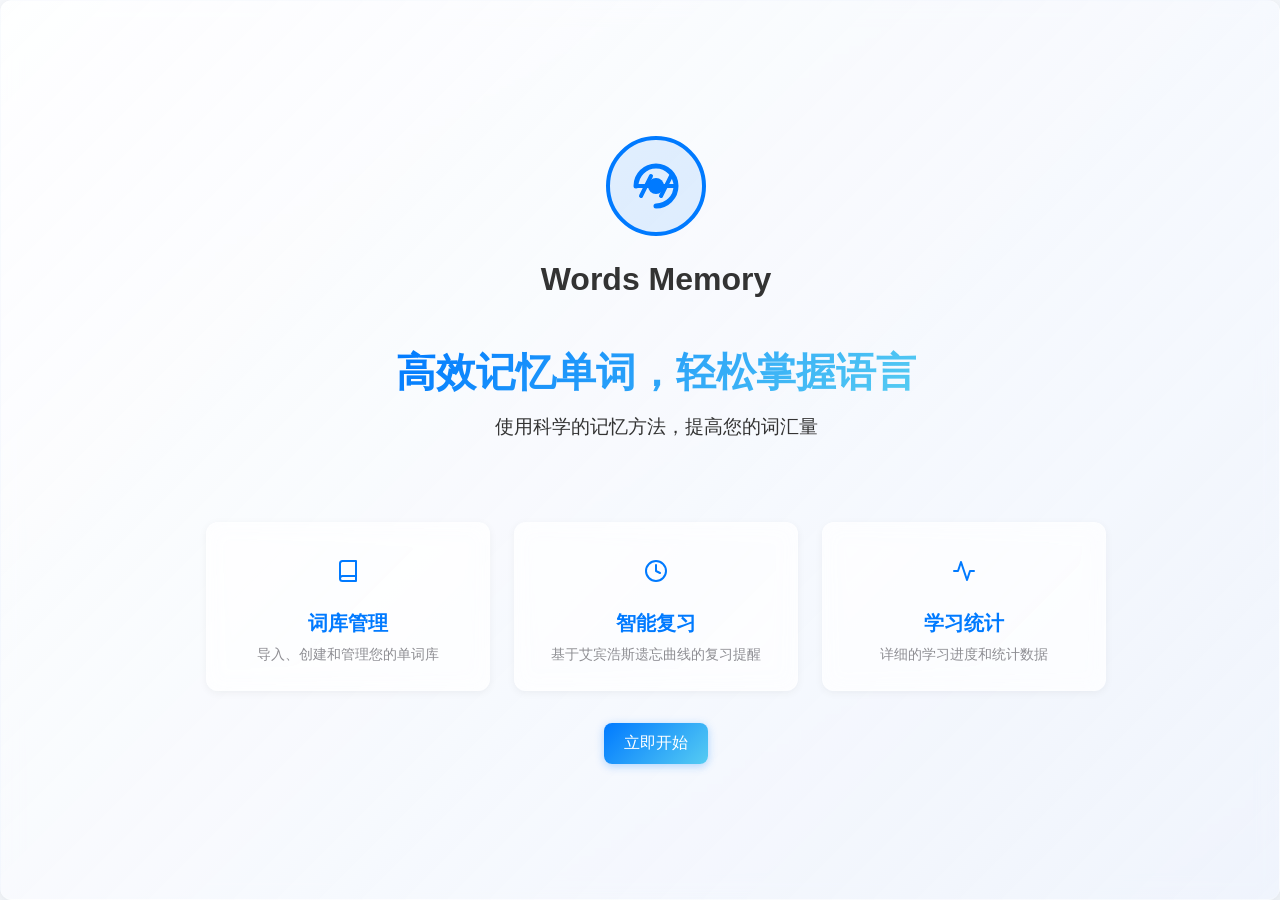
<file: index.html>
<!DOCTYPE html>
<html lang="zh-CN">
<head>
    <meta charset="UTF-8">
    <meta name="viewport" content="width=device-width, initial-scale=1.0">
    <title>Words Memory - 高效记忆单词，轻松学习语言</title>
    <link rel="stylesheet" href="css/main.css">
    <link rel="stylesheet" href="css/desktop.css" media="(min-width: 1024px)">
    <link rel="stylesheet" href="css/mobile.css" media="(max-width: 767px)">
    <link rel="icon" href="assets/images/favicon.ico" type="image/x-icon">
</head>
<body>
    <div class="app">
        <!-- 欢迎页面 -->
        <div class="welcome-screen glass-effect" id="welcomeScreen">
            <div class="logo-area">
                <img src="assets/images/logo.svg" alt="Words Memory Logo" class="logo">
                <h1>Words Memory</h1>
            </div>
            <div class="welcome-text">
                <h2>高效记忆单词，轻松掌握语言</h2>
                <p>使用科学的记忆方法，提高您的词汇量</p>
            </div>
            <div class="feature-cards">
                <div class="feature-card glass-effect">
                    <div class="feature-icon">
                        <svg xmlns="http://www.w3.org/2000/svg" width="24" height="24" viewBox="0 0 24 24" fill="none" stroke="#007AFF" stroke-width="2" stroke-linecap="round" stroke-linejoin="round"><path d="M4 19.5A2.5 2.5 0 0 1 6.5 17H20"></path><path d="M6.5 2H20v20H6.5A2.5 2.5 0 0 1 4 19.5v-15A2.5 2.5 0 0 1 6.5 2z"></path></svg>
                    </div>
                    <h3>词库管理</h3>
                    <p>导入、创建和管理您的单词库</p>
                </div>
                <div class="feature-card glass-effect">
                    <div class="feature-icon">
                        <svg xmlns="http://www.w3.org/2000/svg" width="24" height="24" viewBox="0 0 24 24" fill="none" stroke="#007AFF" stroke-width="2" stroke-linecap="round" stroke-linejoin="round"><circle cx="12" cy="12" r="10"></circle><polyline points="12 6 12 12 16 14"></polyline></svg>
                    </div>
                    <h3>智能复习</h3>
                    <p>基于艾宾浩斯遗忘曲线的复习提醒</p>
                </div>
                <div class="feature-card glass-effect">
                    <div class="feature-icon">
                        <svg xmlns="http://www.w3.org/2000/svg" width="24" height="24" viewBox="0 0 24 24" fill="none" stroke="#007AFF" stroke-width="2" stroke-linecap="round" stroke-linejoin="round"><polyline points="22 12 18 12 15 21 9 3 6 12 2 12"></polyline></svg>
                    </div>
                    <h3>学习统计</h3>
                    <p>详细的学习进度和统计数据</p>
                </div>
            </div>
            <button class="btn btn-primary" id="startBtn">立即开始</button>
        </div>

        <!-- 应用主界面 -->
        <div class="app-container hidden" id="appContainer">
            <!-- 顶部导航栏 -->
            <nav class="top-nav glass-effect" id="topNav">
                <div class="top-nav__logo">
                    <a href="index.html">
                        <img src="assets/images/logo.svg" alt="Words Memory Logo">
                        <h1>Words Memory</h1>
                    </a>
                </div>
                <div class="top-nav__menu">
                    <a href="index.html" class="top-nav__menu-item active">首页</a>
                    <a href="wordbank/" class="top-nav__menu-item">词库</a>
                    <a href="study/" class="top-nav__menu-item">背单词</a>
                    <a href="review/" class="top-nav__menu-item">复习</a>
                    <a href="stats/" class="top-nav__menu-item">成就</a>
                    <a href="settings/" class="top-nav__menu-item">设置</a>
                </div>
                <div class="top-nav__actions">
                    <div class="top-nav__search">
                        <svg xmlns="http://www.w3.org/2000/svg" width="16" height="16" viewBox="0 0 24 24" fill="none" stroke="currentColor" stroke-width="2" stroke-linecap="round" stroke-linejoin="round"><circle cx="11" cy="11" r="8"></circle><line x1="21" y1="21" x2="16.65" y2="16.65"></line></svg>
                        <input type="text" placeholder="搜索单词...">
                    </div>
                    <div class="top-nav__user">
                        <div class="top-nav__user-avatar">张</div>
                    </div>
                </div>
            </nav>

            <!-- 主内容区域 -->
            <main class="main-content" id="mainContent">
                <!-- 首页仪表盘 -->
                <div class="dashboard" id="dashboardPage">
                    <h2 class="page-title">欢迎回来</h2>
                    <div class="stats-overview">
                        <div class="stat-card glass-effect">
                            <div class="stat-number">30/50</div>
                            <div class="stat-label">今日进度</div>
                        </div>
                        <div class="stat-card glass-effect">
                            <div class="stat-number">7</div>
                            <div class="stat-label">连续学习</div>
                        </div>
                        <div class="stat-card glass-effect">
                            <div class="stat-number">1,248</div>
                            <div class="stat-label">已学单词</div>
                        </div>
                        <div class="stat-card glass-effect">
                            <div class="stat-number">24</div>
                            <div class="stat-label">待复习</div>
                        </div>
                    </div>

                    <div class="quick-actions">
                        <h3>快速操作</h3>
                        <div class="action-buttons">
                            <a href="study/" class="action-btn glass-effect">
                                <svg xmlns="http://www.w3.org/2000/svg" width="24" height="24" viewBox="0 0 24 24" fill="none" stroke="#007AFF" stroke-width="2" stroke-linecap="round" stroke-linejoin="round"><path d="M2 3h6a4 4 0 0 1 4 4v14a3 3 0 0 0-3-3H2z"></path><path d="M22 3h-6a4 4 0 0 0-4 4v14a3 3 0 0 1 3-3h7z"></path></svg>
                                <span>开始背单词</span>
                            </a>
                            <a href="review/" class="action-btn glass-effect">
                                <svg xmlns="http://www.w3.org/2000/svg" width="24" height="24" viewBox="0 0 24 24" fill="none" stroke="#007AFF" stroke-width="2" stroke-linecap="round" stroke-linejoin="round"><circle cx="12" cy="12" r="10"></circle><polyline points="12 6 12 12 16 14"></polyline></svg>
                                <span>开始复习</span>
                            </a>
                            <a href="wordbank/" class="action-btn glass-effect">
                                <svg xmlns="http://www.w3.org/2000/svg" width="24" height="24" viewBox="0 0 24 24" fill="none" stroke="#007AFF" stroke-width="2" stroke-linecap="round" stroke-linejoin="round"><path d="M4 19.5A2.5 2.5 0 0 1 6.5 17H20"></path><path d="M6.5 2H20v20H6.5A2.5 2.5 0 0 1 4 19.5v-15A2.5 2.5 0 0 1 6.5 2z"></path></svg>
                                <span>管理词库</span>
                            </a>
                        </div>
                    </div>
                </div>
                
                <!-- 学习页面 -->
                <div class="study-page hidden" id="studyPage">
                    <h2 class="page-title">今日待学单词</h2>
                    
                    <div class="study-search">
                        <div class="search-box glass-effect">
                            <svg xmlns="http://www.w3.org/2000/svg" width="16" height="16" viewBox="0 0 24 24" fill="none" stroke="currentColor" stroke-width="2" stroke-linecap="round" stroke-linejoin="round"><circle cx="11" cy="11" r="8"></circle><line x1="21" y1="21" x2="16.65" y2="16.65"></line></svg>
                            <input type="text" placeholder="搜索单词...">
                        </div>
                    </div>
                    
                    <div class="word-cards-container">
                        <!-- 单词卡片将通过JS动态生成 -->
                        <div class="loading-indicator" id="wordCardsLoading">
                            <div class="spinner"></div>
                            <p>正在加载单词...</p>
                        </div>
                        
                        <div class="word-cards" id="wordCardsList">
                            <!-- 单词卡片由JS动态生成 -->
                        </div>
                        
                        <div class="pagination glass-effect">
                            <button class="pagination-btn" id="prevPageBtn" disabled>
                                <svg xmlns="http://www.w3.org/2000/svg" width="16" height="16" viewBox="0 0 24 24" fill="none" stroke="currentColor" stroke-width="2" stroke-linecap="round" stroke-linejoin="round"><polyline points="15 18 9 12 15 6"></polyline></svg>
                                上一页
                            </button>
                            <div class="pagination-info">第 <span id="currentPage">1</span> 页，共 <span id="totalPages">10</span> 页</div>
                            <button class="pagination-btn" id="nextPageBtn">
                                下一页
                                <svg xmlns="http://www.w3.org/2000/svg" width="16" height="16" viewBox="0 0 24 24" fill="none" stroke="currentColor" stroke-width="2" stroke-linecap="round" stroke-linejoin="round"><polyline points="9 18 15 12 9 6"></polyline></svg>
                            </button>
                        </div>
                    </div>
                </div>
                
                <!-- 词库页面 -->
                <div class="wordbank-page hidden" id="wordBankPage">
                    <h2 class="page-title">我的词库</h2>
                    <div class="wordbank-content">
                        <p>词库管理功能开发中...</p>
                    </div>
                </div>
                
                <!-- 复习页面 -->
                <div class="review-page hidden" id="reviewPage">
                    <h2 class="page-title">单词复习</h2>
                    <div class="review-content">
                        <p>复习功能开发中...</p>
                    </div>
                </div>
                
                <!-- 成就页面 -->
                <div class="stats-page hidden" id="statsPage">
                    <h2 class="page-title">学习成就</h2>
                    <div class="stats-content">
                        <p>成就统计功能开发中...</p>
                    </div>
                </div>
                
                <!-- 设置页面 -->
                <div class="settings-page hidden" id="settingsPage">
                    <h2 class="page-title">应用设置</h2>
                    <div class="settings-content">
                        <p>设置功能开发中...</p>
                    </div>
                </div>
            </main>

            <!-- 底部导航栏 (移动端) -->
            <nav class="mobile-nav" id="mobileNav">
                <a href="index.html" class="nav-item active">
                    <svg xmlns="http://www.w3.org/2000/svg" width="20" height="20" viewBox="0 0 24 24" fill="none" stroke="currentColor" stroke-width="2" stroke-linecap="round" stroke-linejoin="round"><path d="M3 9l9-7 9 7v11a2 2 0 0 1-2 2H5a2 2 0 0 1-2-2z"></path><polyline points="9 22 9 12 15 12 15 22"></polyline></svg>
                    <span>首页</span>
                </a>
                <a href="wordbank/" class="nav-item">
                    <svg xmlns="http://www.w3.org/2000/svg" width="20" height="20" viewBox="0 0 24 24" fill="none" stroke="currentColor" stroke-width="2" stroke-linecap="round" stroke-linejoin="round"><path d="M4 19.5A2.5 2.5 0 0 1 6.5 17H20"></path><path d="M6.5 2H20v20H6.5A2.5 2.5 0 0 1 4 19.5v-15A2.5 2.5 0 0 1 6.5 2z"></path></svg>
                    <span>词库</span>
                </a>
                <a href="study/" class="nav-item">
                    <svg xmlns="http://www.w3.org/2000/svg" width="20" height="20" viewBox="0 0 24 24" fill="none" stroke="currentColor" stroke-width="2" stroke-linecap="round" stroke-linejoin="round"><path d="M2 3h6a4 4 0 0 1 4 4v14a3 3 0 0 0-3-3H2z"></path><path d="M22 3h-6a4 4 0 0 0-4 4v14a3 3 0 0 1 3-3h7z"></path></svg>
                    <span>背单词</span>
                </a>
                <a href="review/" class="nav-item">
                    <svg xmlns="http://www.w3.org/2000/svg" width="20" height="20" viewBox="0 0 24 24" fill="none" stroke="currentColor" stroke-width="2" stroke-linecap="round" stroke-linejoin="round"><circle cx="12" cy="12" r="10"></circle><polyline points="12 6 12 12 16 14"></polyline></svg>
                    <span>复习</span>
                </a>
                <a href="stats/" class="nav-item">
                    <svg xmlns="http://www.w3.org/2000/svg" width="20" height="20" viewBox="0 0 24 24" fill="none" stroke="currentColor" stroke-width="2" stroke-linecap="round" stroke-linejoin="round"><polyline points="22 12 18 12 15 21 9 3 6 12 2 12"></polyline></svg>
                    <span>成就</span>
                </a>
            </nav>
        </div>

        <!-- 单词学习卡片模板 -->
        <div class="word-card-template hidden" id="wordCardTemplate">
            <div class="word-card glass-effect">
                <div class="word-card-front">
                    <div class="word-text">Eloquent</div>
                    <div class="word-phonetic">/ˈeləkwənt/</div>
                </div>
                <div class="word-card-back">
                    <div class="word-definition">雄辩的，有说服力的</div>
                    <div class="word-example">She gave an eloquent speech.</div>
                    <div class="memory-buttons">
                        <button class="memory-btn memory-hard">困难</button>
                        <button class="memory-btn memory-normal">一般</button>
                        <button class="memory-btn memory-easy">简单</button>
                        <button class="memory-btn memory-known">已掌握</button>
                    </div>
                </div>
            </div>
        </div>
    </div>

    <script src="js/app.js"></script>
    <script src="js/wordBank.js"></script>
    <script src="js/memorySystem.js"></script>
    <script src="js/ui.js"></script>
</body>
</html>
</file>
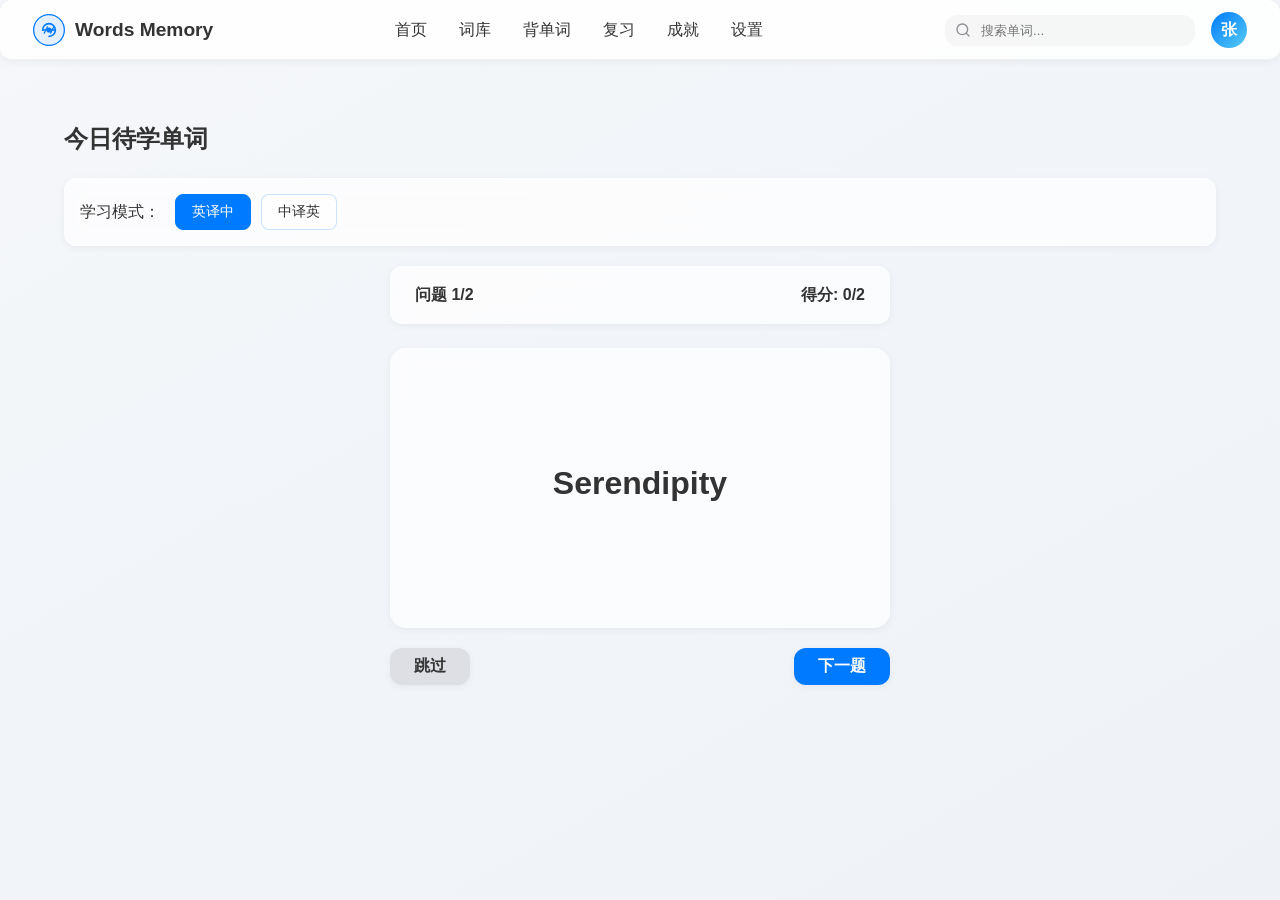
<file: study/index.html>
<!DOCTYPE html>
<html lang="zh-CN">
<head>
    <meta charset="UTF-8">
    <meta name="viewport" content="width=device-width, initial-scale=1.0">
    <title>背单词 - Words Memory</title>
    <link rel="stylesheet" href="../css/main.css">
    <link rel="stylesheet" href="../css/desktop.css" media="(min-width: 1024px)">
    <link rel="stylesheet" href="../css/mobile.css" media="(max-width: 767px)">
    <link rel="stylesheet" href="../css/flashcard.css">
    <link rel="icon" href="../assets/images/logo.svg" type="image/x-icon">
</head>
<body>
    <div class="app">
        <!-- 应用主界面 -->
        <div class="app-container" id="appContainer">
            <!-- 顶部导航栏 -->
            <nav class="top-nav glass-effect" id="topNav">
                <div class="top-nav__logo">
                    <a href="../index.html">
                        <img src="../assets/images/logo.svg" alt="Words Memory Logo">
                        <h1>Words Memory</h1>
                    </a>
                </div>
                <div class="top-nav__menu">
                    <a href="../index.html" class="top-nav__menu-item">首页</a>
                    <a href="../wordbank/" class="top-nav__menu-item">词库</a>
                    <a href="../study/" class="top-nav__menu-item active">背单词</a>
                    <a href="../review/" class="top-nav__menu-item">复习</a>
                    <a href="../stats/" class="top-nav__menu-item">成就</a>
                    <a href="../settings/" class="top-nav__menu-item">设置</a>
                </div>
                <div class="top-nav__actions">
                    <div class="top-nav__search">
                        <svg xmlns="http://www.w3.org/2000/svg" width="16" height="16" viewBox="0 0 24 24" fill="none" stroke="currentColor" stroke-width="2" stroke-linecap="round" stroke-linejoin="round"><circle cx="11" cy="11" r="8"></circle><line x1="21" y1="21" x2="16.65" y2="16.65"></line></svg>
                        <input type="text" placeholder="搜索单词...">
                    </div>
                    <div class="top-nav__user">
                        <div class="top-nav__user-avatar">张</div>
                    </div>
                </div>
            </nav>

            <!-- 主内容区域 -->
            <main class="main-content" id="mainContent">
                <!-- 学习页面 -->
                <div class="study-page" id="studyPage">
                    <h2 class="page-title">今日待学单词</h2>
                    
                    <!-- 学习模式选择 -->
                    <div class="study-mode-selector glass-effect">
                        <div class="study-mode-title">学习模式：</div>
                        <div class="study-mode-options">
                            <button id="modeEnToZh" class="mode-btn mode-btn--active">英译中</button>
                            <button id="modeZhToEn" class="mode-btn">中译英</button>
                        </div>
                    </div>
                    
                    <div class="study-stats glass-effect">
                        <div class="study-progress">
                            <div class="study-progress__label">问题 <span id="currentQuestion">3</span>/<span id="totalQuestions">10</span></div>
                            <div class="study-progress__score">得分: <span id="currentScore">2</span>/<span id="totalScore">2</span></div>
                        </div>
                    </div>
                    
                    <div class="flashcard-container">
                        <div class="flashcard glass-effect" id="flashcard">
                            <div class="flashcard__front">
                                <div class="flashcard__word" id="frontContent">Eloquent</div>
                            </div>
                            <div class="flashcard__back">
                                <div class="flashcard__meaning">
                                    <h3>请选择正确的中文释义：</h3>
                                    <div class="flashcard__options">
                                        <div class="flashcard__option" data-value="option1">傲慢的，自大的</div>
                                        <div class="flashcard__option" data-value="option2">流利的，雄辩的</div>
                                        <div class="flashcard__option" data-value="option3">笨拙的，不灵活的</div>
                                        <div class="flashcard__option" data-value="option4">困惑的，迷茫的</div>
                                    </div>
                                </div>
                            </div>
                        </div>
                        
                        <div class="flashcard-nav">
                            <button id="btnSkip" class="btn btn-secondary">跳过</button>
                            <button id="btnNext" class="btn btn-primary">下一题</button>
                        </div>
                    </div>
                </div>
            </main>

            <!-- 底部导航栏 (移动端) -->
            <nav class="mobile-nav" id="mobileNav">
                <a href="../index.html" class="nav-item">
                    <svg xmlns="http://www.w3.org/2000/svg" width="20" height="20" viewBox="0 0 24 24" fill="none" stroke="currentColor" stroke-width="2" stroke-linecap="round" stroke-linejoin="round"><path d="M3 9l9-7 9 7v11a2 2 0 0 1-2 2H5a2 2 0 0 1-2-2z"></path><polyline points="9 22 9 12 15 12 15 22"></polyline></svg>
                    <span>首页</span>
                </a>
                <a href="../wordbank/" class="nav-item">
                    <svg xmlns="http://www.w3.org/2000/svg" width="20" height="20" viewBox="0 0 24 24" fill="none" stroke="currentColor" stroke-width="2" stroke-linecap="round" stroke-linejoin="round"><path d="M4 19.5A2.5 2.5 0 0 1 6.5 17H20"></path><path d="M6.5 2H20v20H6.5A2.5 2.5 0 0 1 4 19.5v-15A2.5 2.5 0 0 1 6.5 2z"></path></svg>
                    <span>词库</span>
                </a>
                <a href="../study/" class="nav-item active">
                    <svg xmlns="http://www.w3.org/2000/svg" width="20" height="20" viewBox="0 0 24 24" fill="none" stroke="currentColor" stroke-width="2" stroke-linecap="round" stroke-linejoin="round"><path d="M2 3h6a4 4 0 0 1 4 4v14a3 3 0 0 0-3-3H2z"></path><path d="M22 3h-6a4 4 0 0 0-4 4v14a3 3 0 0 1 3-3h7z"></path></svg>
                    <span>背单词</span>
                </a>
                <a href="../review/" class="nav-item">
                    <svg xmlns="http://www.w3.org/2000/svg" width="20" height="20" viewBox="0 0 24 24" fill="none" stroke="currentColor" stroke-width="2" stroke-linecap="round" stroke-linejoin="round"><circle cx="12" cy="12" r="10"></circle><polyline points="12 6 12 12 16 14"></polyline></svg>
                    <span>复习</span>
                </a>
                <a href="../stats/" class="nav-item">
                    <svg xmlns="http://www.w3.org/2000/svg" width="20" height="20" viewBox="0 0 24 24" fill="none" stroke="currentColor" stroke-width="2" stroke-linecap="round" stroke-linejoin="round"><polyline points="22 12 18 12 15 21 9 3 6 12 2 12"></polyline></svg>
                    <span>成就</span>
                </a>
            </nav>
        </div>
    </div>

    <script src="../js/app.js"></script>
    <script src="../js/wordBank.js"></script>
    <script src="../js/memorySystem.js"></script>
    <script src="../js/ui.js"></script>
    <script src="../js/flashcard.js"></script>
    <script>
        document.addEventListener('DOMContentLoaded', () => {
            // 初始化单词卡片
            window.WordsMemoryApp.initFlashcards();
        });
    </script>
</body>
</html>
</file>
<file: css/main.css>
/* ======== 全局样式 ======== */
:root {
    /* 颜色变量 */
    --primary-color: #007AFF;
    --primary-dark: #0062CC;
    --primary-light: #4D9FFF;
    --background-color: #F5F5F7;
    --card-background: rgba(255, 255, 255, 0.7);
    --text-color: #333333;
    --text-secondary: #8E8E93;
    --border-color: rgba(0, 0, 0, 0.1);
    --success-color: #34C759;
    --warning-color: #FF9500;
    --danger-color: #FF3B30;
    
    /* 渐变色 */
    --gradient-blue: linear-gradient(135deg, #007AFF, #56CCF2);
    --gradient-purple: linear-gradient(135deg, #6E45E2, #88D3CE);
    --gradient-orange: linear-gradient(135deg, #FF9500, #FF3B30);
    --gradient-green: linear-gradient(135deg, #34C759, #00B890);
    --gradient-card: linear-gradient(120deg, rgba(255, 255, 255, 0.8), rgba(255, 255, 255, 0.6));
    
    /* 大小和间距 */
    --border-radius-sm: 8px;
    --border-radius-md: 12px;
    --border-radius-lg: 20px;
    --spacing-xs: 4px;
    --spacing-sm: 8px;
    --spacing-md: 16px;
    --spacing-lg: 24px;
    --spacing-xl: 32px;
    
    /* 阴影 */
    --shadow-sm: 0 2px 8px rgba(0, 0, 0, 0.05);
    --shadow-md: 0 4px 12px rgba(0, 0, 0, 0.08);
    --shadow-lg: 0 8px 24px rgba(0, 0, 0, 0.12);
    
    /* 动画 */
    --transition-fast: 0.2s ease;
    --transition-normal: 0.3s ease;
    --transition-slow: 0.5s ease;
}

/* 重置样式 */
* {
    margin: 0;
    padding: 0;
    box-sizing: border-box;
}

html, body {
    height: 100%;
    font-family: -apple-system, BlinkMacSystemFont, 'Segoe UI', Roboto, Helvetica, Arial, sans-serif;
    font-size: 16px;
    line-height: 1.5;
    color: var(--text-color);
    background-color: var(--background-color);
    -webkit-font-smoothing: antialiased;
    -moz-osx-font-smoothing: grayscale;
}

h1, h2, h3, h4, h5, h6 {
    font-weight: 600;
    line-height: 1.25;
    margin-bottom: var(--spacing-md);
}

h1 {
    font-size: 2rem;
}

h2 {
    font-size: 1.5rem;
}

h3 {
    font-size: 1.25rem;
}

p {
    margin-bottom: var(--spacing-md);
}

a {
    color: var(--primary-color);
    text-decoration: none;
    transition: color var(--transition-fast);
}

a:hover {
    color: var(--primary-dark);
}

button, .btn {
    cursor: pointer;
    border: none;
    background: none;
    font-family: inherit;
    font-size: 1rem;
}

ul, ol {
    list-style: none;
}

img {
    max-width: 100%;
    height: auto;
}

.hidden {
    display: none !important;
}

/* ======== 布局容器 ======== */
.app {
    min-height: 100vh;
    display: flex;
    flex-direction: column;
    background: linear-gradient(150deg, #f5f7fa, #eef2f7);
}

.app-container {
    display: flex;
    flex-direction: column;
    flex: 1;
    height: 100vh;
    overflow: hidden;
}

.main-content {
    flex: 1;
    overflow-y: auto;
    padding: var(--spacing-lg);
    position: relative;
    margin-top: 60px; /* 为顶部导航预留空间 */
}

.page-title {
    margin-bottom: var(--spacing-lg);
    font-weight: 700;
}

/* ======== 毛玻璃效果 ======== */
.glass-effect {
    background: rgba(255, 255, 255, 0.7);
    backdrop-filter: blur(10px);
    -webkit-backdrop-filter: blur(10px);
    border-radius: var(--border-radius-md);
    border: 1px solid rgba(255, 255, 255, 0.18);
    box-shadow: var(--shadow-sm);
    transition: all var(--transition-normal);
}

/* ======== 顶部导航栏 ======== */
.top-nav {
    position: fixed;
    top: 0;
    left: 0;
    right: 0;
    height: 60px;
    background: rgba(255, 255, 255, 0.85);
    backdrop-filter: blur(10px);
    -webkit-backdrop-filter: blur(10px);
    display: flex;
    justify-content: space-between;
    align-items: center;
    padding: 0 var(--spacing-lg);
    border-bottom: 1px solid rgba(0, 0, 0, 0.05);
    z-index: 1000;
    box-shadow: var(--shadow-sm);
}

.top-nav__logo {
    display: flex;
    align-items: center;
}

.top-nav__logo a {
    display: flex;
    align-items: center;
    text-decoration: none;
    color: #333333;
}

.top-nav__logo img {
    height: 32px;
    margin-right: 10px;
}

.top-nav__logo h1 {
    font-size: 1.2rem;
    font-weight: 600;
    margin: 0;
}

.top-nav__menu {
    display: flex;
    gap: var(--spacing-lg);
}

.top-nav__menu-item {
    color: var(--text-color);
    font-weight: 500;
    position: relative;
    padding: var(--spacing-sm) 0;
}

.top-nav__menu-item:hover,
.top-nav__menu-item.active {
    color: var(--primary-color);
}

.top-nav__menu-item.active::after {
    content: '';
    position: absolute;
    bottom: -2px;
    left: 0;
    width: 100%;
    height: 2px;
    background: var(--gradient-blue);
    border-radius: 2px;
}

.top-nav__actions {
    display: flex;
    gap: var(--spacing-md);
}

.top-nav__search {
    position: relative;
    display: flex;
    align-items: center;
}

.top-nav__search input {
    padding: 8px 12px 8px 36px;
    border-radius: var(--border-radius-md);
    border: none;
    background: rgba(0, 0, 0, 0.03);
    transition: all var(--transition-fast);
    width: 200px;
}

.top-nav__search input:focus {
    background: rgba(0, 0, 0, 0.05);
    outline: none;
}

.top-nav__search svg {
    position: absolute;
    left: 10px;
    color: var(--text-secondary);
}

.top-nav__user {
    display: flex;
    align-items: center;
    cursor: pointer;
    gap: var(--spacing-sm);
}

.top-nav__user-avatar {
    width: 36px;
    height: 36px;
    border-radius: 50%;
    background: var(--gradient-blue);
    display: flex;
    align-items: center;
    justify-content: center;
    color: white;
    font-weight: 600;
}

/* ======== 按钮样式 ======== */
.btn {
    display: inline-flex;
    align-items: center;
    justify-content: center;
    padding: 10px 20px;
    border-radius: var(--border-radius-sm);
    font-weight: 500;
    transition: all var(--transition-fast);
}

.btn-sm {
    padding: 6px 12px;
    font-size: 0.875rem;
}

.btn-primary {
    background: var(--gradient-blue);
    color: white;
    box-shadow: 0 2px 10px rgba(0, 122, 255, 0.3);
}

.btn-primary:hover {
    box-shadow: 0 4px 15px rgba(0, 122, 255, 0.4);
    transform: translateY(-1px);
}

.btn-secondary {
    background-color: rgba(0, 0, 0, 0.05);
    color: var(--text-color);
}

.btn-secondary:hover {
    background-color: rgba(0, 0, 0, 0.1);
}

/* ======== 卡片样式 ======== */
.card {
    border-radius: var(--border-radius-md);
    padding: var(--spacing-lg);
    margin-bottom: var(--spacing-md);
}

/* ======== 标签样式 ======== */
.badge {
    display: inline-block;
    padding: 4px 8px;
    border-radius: var(--border-radius-sm);
    font-size: 0.75rem;
    font-weight: 500;
    background-color: var(--primary-light);
    color: white;
}

/* ======== 欢迎页面 ======== */
.welcome-screen {
    display: flex;
    flex-direction: column;
    align-items: center;
    justify-content: center;
    min-height: 100vh;
    text-align: center;
    padding: var(--spacing-xl);
    background: linear-gradient(135deg, rgba(255, 255, 255, 0.9), rgba(240, 245, 255, 0.7));
}

.logo-area {
    margin-bottom: var(--spacing-xl);
}

.logo {
    width: 80px;
    height: 80px;
    margin-bottom: var(--spacing-md);
}

.welcome-text {
    margin-bottom: var(--spacing-xl);
    max-width: 600px;
}

.welcome-text h2 {
    background: var(--gradient-blue);
    -webkit-background-clip: text;
    background-clip: text;
    color: transparent;
    margin-bottom: var(--spacing-md);
    font-weight: 700;
}

.feature-cards {
    display: flex;
    flex-wrap: wrap;
    justify-content: center;
    gap: var(--spacing-lg);
    margin-bottom: var(--spacing-xl);
    width: 100%;
    max-width: 900px;
}

.feature-card {
    padding: var(--spacing-lg);
    text-align: center;
    flex: 1 1 250px;
    display: flex;
    flex-direction: column;
    align-items: center;
    max-width: 300px;
}

.feature-icon {
    width: 48px;
    height: 48px;
    display: flex;
    align-items: center;
    justify-content: center;
    margin-bottom: var(--spacing-md);
}

.feature-card h3 {
    margin-bottom: var(--spacing-sm);
    color: var(--primary-color);
}

.feature-card p {
    color: var(--text-secondary);
    font-size: 0.9rem;
    margin-bottom: 0;
}

/* ======== 统计卡片 ======== */
.stats-overview {
    display: grid;
    grid-template-columns: repeat(auto-fit, minmax(200px, 1fr));
    gap: var(--spacing-md);
    margin-bottom: var(--spacing-xl);
}

.stat-card {
    padding: var(--spacing-lg);
    text-align: center;
    display: flex;
    flex-direction: column;
    align-items: center;
    justify-content: center;
    background: var(--gradient-card);
    transition: transform var(--transition-fast);
}

.stat-card:hover {
    transform: translateY(-5px);
    box-shadow: var(--shadow-md);
}

.stat-number {
    font-size: 2rem;
    font-weight: 700;
    background: var(--gradient-blue);
    -webkit-background-clip: text;
    background-clip: text;
    color: transparent;
    margin-bottom: var(--spacing-xs);
}

.stat-label {
    color: var(--text-secondary);
    font-size: 0.9rem;
}

/* ======== 活动列表 ======== */
.recent-activity {
    margin-bottom: var(--spacing-xl);
}

.activity-list {
    display: grid;
    grid-template-columns: repeat(auto-fit, minmax(300px, 1fr));
    gap: var(--spacing-lg);
}

.activity-item {
    padding: var(--spacing-lg);
    display: flex;
    flex-direction: column;
}

.activity-header {
    display: flex;
    justify-content: space-between;
    align-items: center;
    margin-bottom: var(--spacing-md);
}

.activity-header h4 {
    margin-bottom: 0;
}

.activity-body {
    flex: 1;
    margin-bottom: var(--spacing-md);
}

.progress-bar {
    height: 6px;
    background-color: rgba(0, 0, 0, 0.05);
    border-radius: 3px;
    margin-bottom: var(--spacing-md);
    overflow: hidden;
}

.progress {
    height: 100%;
    background-color: var(--primary-color);
    border-radius: 3px;
    transition: width var(--transition-normal);
}

.activity-details {
    display: flex;
    justify-content: space-between;
    flex-wrap: wrap;
}

.detail-item {
    display: flex;
    flex-direction: column;
    align-items: center;
    padding: var(--spacing-sm) 0;
}

.detail-label {
    font-size: 0.75rem;
    color: var(--text-secondary);
    margin-bottom: 2px;
}

.detail-value {
    font-weight: 600;
}

.activity-footer {
    display: flex;
    justify-content: flex-end;
}

/* ======== 单词卡片 ======== */
.word-card {
    perspective: 1000px;
    width: 100%;
    max-width: 500px;
    height: 300px;
    margin: 0 auto;
    position: relative;
    cursor: pointer;
}

.word-card-front, .word-card-back {
    position: absolute;
    width: 100%;
    height: 100%;
    backface-visibility: hidden;
    border-radius: var(--border-radius-lg);
    padding: var(--spacing-xl);
    display: flex;
    flex-direction: column;
    align-items: center;
    justify-content: center;
    transition: transform var(--transition-normal);
    box-shadow: var(--shadow-md);
}

.word-card-front {
    transform: rotateY(0deg);
    background: linear-gradient(135deg, rgba(255, 255, 255, 0.9), rgba(240, 245, 255, 0.8));
}

.word-card-back {
    transform: rotateY(180deg);
    background: linear-gradient(135deg, rgba(240, 245, 255, 0.8), rgba(255, 255, 255, 0.9));
}

.word-card.flipped .word-card-front {
    transform: rotateY(180deg);
}

.word-card.flipped .word-card-back {
    transform: rotateY(0deg);
}

.word-text {
    font-size: 2.5rem;
    font-weight: 700;
    margin-bottom: var(--spacing-md);
    background: var(--gradient-blue);
    -webkit-background-clip: text;
    background-clip: text;
    color: transparent;
}

.word-phonetic {
    font-size: 1.2rem;
    color: var(--text-secondary);
    font-style: italic;
}

.word-definition {
    font-size: 1.5rem;
    font-weight: 600;
    margin-bottom: var(--spacing-md);
    text-align: center;
}

.word-example {
    font-style: italic;
    margin-bottom: var(--spacing-xl);
    text-align: center;
    color: var(--text-secondary);
}

.memory-buttons {
    display: flex;
    justify-content: space-between;
    width: 100%;
    margin-top: var(--spacing-lg);
}

.memory-btn {
    padding: 8px 0;
    flex: 1;
    margin: 0 4px;
    border-radius: var(--border-radius-sm);
    font-weight: 500;
    transition: all var(--transition-fast);
}

.memory-hard {
    background-color: var(--danger-color);
    color: white;
}

.memory-normal {
    background-color: var(--warning-color);
    color: white;
}

.memory-easy {
    background-color: var(--primary-color);
    color: white;
}

.memory-known {
    background-color: var(--success-color);
    color: white;
}

/* ======== 通用动画 ======== */
@keyframes fadeIn {
    from { opacity: 0; }
    to { opacity: 1; }
}

@keyframes slideInUp {
    from {
        transform: translateY(20px);
        opacity: 0;
    }
    to {
        transform: translateY(0);
        opacity: 1;
    }
}

.fade-in {
    animation: fadeIn var(--transition-normal);
}

.slide-in-up {
    animation: slideInUp var(--transition-normal);
}

/* ======== 学习页面 ======== */
.study-page {
    padding: var(--spacing-md);
}

.study-search {
    margin-bottom: var(--spacing-lg);
}

.search-box {
    display: flex;
    align-items: center;
    padding: 10px var(--spacing-md);
    max-width: 500px;
    margin: 0 auto;
}

.search-box svg {
    margin-right: var(--spacing-sm);
    color: var(--text-secondary);
}

.search-box input {
    flex: 1;
    border: none;
    background: transparent;
    font-size: 1rem;
    outline: none;
}

.word-cards-container {
    max-width: 1200px;
    margin: 0 auto;
}

.loading-indicator {
    display: flex;
    flex-direction: column;
    align-items: center;
    justify-content: center;
    padding: var(--spacing-xl) 0;
}

.spinner {
    width: 40px;
    height: 40px;
    border: 3px solid rgba(0, 122, 255, 0.1);
    border-radius: 50%;
    border-top-color: var(--primary-color);
    animation: spin 1s linear infinite;
    margin-bottom: var(--spacing-md);
}

@keyframes spin {
    to { transform: rotate(360deg); }
}

.error-message {
    display: flex;
    align-items: center;
    justify-content: center;
    padding: var(--spacing-xl);
    background-color: rgba(255, 59, 48, 0.1);
    color: var(--danger-color);
    border-radius: var(--border-radius-md);
    margin: var(--spacing-lg) 0;
    text-align: center;
}

.no-words {
    display: flex;
    align-items: center;
    justify-content: center;
    padding: var(--spacing-xl);
    background-color: rgba(0, 0, 0, 0.05);
    color: var(--text-secondary);
    border-radius: var(--border-radius-md);
    margin: var(--spacing-lg) 0;
    text-align: center;
    grid-column: 1 / -1;
}

/* 标记为已学单词的样式 */
.study-word-card.marked-as-learned {
    transition: all var(--transition-normal);
}

.study-word-card.marked-as-learned .word-text {
    color: var(--success-color);
}

/* 单词卡片淡入效果 */
.word-cards {
    opacity: 0;
    animation: fadeIn 0.5s ease-in-out forwards;
}

@keyframes fadeIn {
    from { opacity: 0; }
    to { opacity: 1; }
}

.word-cards {
    display: grid;
    grid-template-columns: repeat(auto-fill, minmax(300px, 1fr));
    gap: var(--spacing-lg);
    margin-bottom: var(--spacing-xl);
}

.study-word-card {
    display: flex;
    flex-direction: column;
    padding: var(--spacing-lg);
    transition: transform var(--transition-normal);
}

.study-word-card:hover {
    transform: translateY(-5px);
    box-shadow: var(--shadow-md);
}

.word-card__header {
    margin-bottom: var(--spacing-md);
}

.word-card__body {
    flex: 1;
    margin-bottom: var(--spacing-lg);
}

.word-card__footer {
    display: flex;
    gap: var(--spacing-sm);
}

.word-card__footer .memory-btn {
    padding: 8px 12px;
    flex: 1;
    display: flex;
    align-items: center;
    justify-content: center;
    gap: 6px;
    border-radius: var(--border-radius-sm);
    font-weight: 500;
    font-size: 0.875rem;
}

.memory-btn.memory-audio {
    background-color: rgba(0, 0, 0, 0.05);
    color: var(--text-color);
}

.memory-btn.memory-audio:hover {
    background-color: rgba(0, 0, 0, 0.1);
}

.memory-btn.memory-known {
    background: var(--gradient-blue);
    color: white;
}

.pagination {
    display: flex;
    justify-content: space-between;
    align-items: center;
    padding: var(--spacing-md) var(--spacing-lg);
    margin-top: var(--spacing-lg);
}

.pagination-btn {
    display: flex;
    align-items: center;
    gap: var(--spacing-xs);
    padding: 8px var(--spacing-md);
    border-radius: var(--border-radius-sm);
    transition: all var(--transition-fast);
}

.pagination-btn:not([disabled]):hover {
    background-color: rgba(0, 0, 0, 0.05);
}

.pagination-btn[disabled] {
    opacity: 0.5;
    cursor: not-allowed;
}

.pagination-info {
    font-size: 0.9rem;
    color: var(--text-secondary);
}

/* 词库页面样式 */
.wordbank-page {
    padding: 1rem;
}

.wordbank-content {
    margin-top: 1.5rem;
    background: rgba(255, 255, 255, 0.7);
    backdrop-filter: blur(10px);
    -webkit-backdrop-filter: blur(10px);
    border-radius: 12px;
    border: 1px solid rgba(255, 255, 255, 0.18);
    padding: 2rem;
    text-align: center;
}

/* 复习页面样式 */
.review-page {
    padding: 1rem;
}

.review-content {
    margin-top: 1.5rem;
    background: rgba(255, 255, 255, 0.7);
    backdrop-filter: blur(10px);
    -webkit-backdrop-filter: blur(10px);
    border-radius: 12px;
    border: 1px solid rgba(255, 255, 255, 0.18);
    padding: 2rem;
    text-align: center;
}

/* 成就页面样式 */
.stats-page {
    padding: 1rem;
}

.stats-content {
    margin-top: 1.5rem;
    background: rgba(255, 255, 255, 0.7);
    backdrop-filter: blur(10px);
    -webkit-backdrop-filter: blur(10px);
    border-radius: 12px;
    border: 1px solid rgba(255, 255, 255, 0.18);
    padding: 2rem;
    text-align: center;
}

/* 设置页面样式 */
.settings-page {
    padding: 1rem;
}

.settings-content {
    margin-top: 1.5rem;
    background: rgba(255, 255, 255, 0.7);
    backdrop-filter: blur(10px);
    -webkit-backdrop-filter: blur(10px);
    border-radius: 12px;
    border: 1px solid rgba(255, 255, 255, 0.18);
    padding: 2rem;
    text-align: center;
}

/* 快速操作按钮 */
.quick-actions {
    margin-top: 2rem;
}

.quick-actions h3 {
    font-size: 1.25rem;
    margin-bottom: 1rem;
    color: #333333;
}

.action-buttons {
    display: flex;
    gap: 1rem;
    flex-wrap: wrap;
}

.action-btn {
    display: flex;
    flex-direction: column;
    align-items: center;
    justify-content: center;
    padding: 1.5rem;
    background: rgba(255, 255, 255, 0.7);
    backdrop-filter: blur(10px);
    -webkit-backdrop-filter: blur(10px);
    border-radius: 12px;
    border: 1px solid rgba(255, 255, 255, 0.18);
    text-decoration: none;
    color: #333333;
    transition: all 0.3s ease;
    flex: 1;
    min-width: 120px;
}

.action-btn:hover {
    transform: translateY(-5px);
    box-shadow: 0 10px 20px rgba(0, 0, 0, 0.1);
}

.action-btn svg {
    width: 32px;
    height: 32px;
    margin-bottom: 0.75rem;
    color: #007AFF;
}

.action-btn span {
    font-weight: 500;
}
</file>
<file: css/desktop.css>
/* ======== 桌面端样式 (>= 1024px) ======== */

/* 侧边栏导航 - 在新版布局中不再使用 */
.sidebar {
    display: none;
}

/* 顶部导航栏 */
.top-nav {
    padding: 0 var(--spacing-xl);
}

.top-nav__menu {
    gap: var(--spacing-xl);
}

.top-nav__search input {
    width: 250px;
}

/* 隐藏移动端导航 */
.mobile-nav {
    display: none !important;
}

/* 主内容区域 */
.main-content {
    padding: var(--spacing-xl);
    margin-bottom: 0 !important; /* 覆盖移动端样式 */
}

/* 欢迎页面 */
.welcome-screen {
    padding: var(--spacing-xl) var(--spacing-xl) var(--spacing-xl) calc(var(--spacing-xl) * 2);
}

.logo {
    width: 100px;
    height: 100px;
}

.welcome-text h2 {
    font-size: 2.5rem;
}

.welcome-text p {
    font-size: 1.2rem;
}

.feature-cards {
    margin-top: var(--spacing-xl);
    margin-bottom: var(--spacing-xl);
}

/* 仪表盘 */
.dashboard {
    padding: var(--spacing-lg) var(--spacing-xl);
}

.stats-overview {
    grid-template-columns: repeat(4, 1fr);
}

.activity-list {
    grid-template-columns: repeat(2, 1fr);
}

/* 学习页面 */
.study-page {
    padding: var(--spacing-xl);
}

.word-cards {
    grid-template-columns: repeat(3, 1fr);
}

/* 单词卡片 */
.word-card {
    max-width: 600px;
    height: 350px;
}

.word-text {
    font-size: 3rem;
}

.word-definition {
    font-size: 1.8rem;
}

.word-example {
    font-size: 1.2rem;
}

.memory-buttons {
    max-width: 80%;
}

/* 悬停效果 */
.glass-effect:hover {
    box-shadow: var(--shadow-md);
    transform: translateY(-2px);
    transition: all var(--transition-fast);
}
</file>
<file: css/mobile.css>
/* ======== 移动端样式 (<= 767px) ======== */

/* 顶部导航栏 */
.top-nav {
    padding: 0 var(--spacing-md);
    height: 50px;
}

.top-nav__logo h1 {
    font-size: 1rem;
}

.top-nav__menu {
    display: none;
}

.top-nav__search {
    display: none;
}

.top-nav__user-avatar {
    width: 32px;
    height: 32px;
    font-size: 0.8rem;
}

/* 侧边栏导航 */
.sidebar {
    display: none;
}

/* 底部导航 */
.mobile-nav {
    position: fixed;
    bottom: 0;
    left: 0;
    right: 0;
    height: 60px;
    background: rgba(255, 255, 255, 0.9);
    backdrop-filter: blur(10px);
    -webkit-backdrop-filter: blur(10px);
    display: flex;
    justify-content: space-around;
    align-items: center;
    border-top: 1px solid var(--border-color);
    z-index: 1000;
}

.nav-item {
    display: flex;
    flex-direction: column;
    align-items: center;
    justify-content: center;
    padding: 8px 0;
    color: var(--text-secondary);
    flex: 1;
    text-align: center;
    transition: color var(--transition-fast);
}

.nav-item svg {
    margin-bottom: 4px;
}

.nav-item span {
    font-size: 0.7rem;
}

.nav-item:hover, .nav-item.active {
    color: var(--primary-color);
}

/* 主内容区域 */
.main-content {
    padding: var(--spacing-md);
    margin-top: 50px; /* 为顶部导航预留空间 */
    margin-bottom: 60px; /* 为底部导航预留空间 */
}

.page-title {
    font-size: 1.5rem;
}

/* 欢迎页面 */
.welcome-screen {
    padding: var(--spacing-lg);
}

.logo {
    width: 64px;
    height: 64px;
}

.welcome-text h2 {
    font-size: 1.5rem;
}

.welcome-text p {
    font-size: 1rem;
}

.feature-cards {
    flex-direction: column;
    margin-top: var(--spacing-lg);
    margin-bottom: var(--spacing-lg);
}

.feature-card {
    margin-bottom: var(--spacing-md);
    max-width: 100%;
}

/* 仪表盘 */
.stats-overview {
    grid-template-columns: repeat(2, 1fr);
    gap: var(--spacing-sm);
}

.stat-card {
    padding: var(--spacing-md);
}

.stat-number {
    font-size: 1.5rem;
}

.activity-list {
    grid-template-columns: 1fr;
}

.activity-item {
    margin-bottom: var(--spacing-md);
}

.activity-details {
    flex-direction: row;
    flex-wrap: wrap;
}

.detail-item {
    flex: 0 0 33%;
    margin-bottom: var(--spacing-sm);
}

/* 单词卡片 */
.word-card {
    max-width: 100%;
    height: 280px;
}

.word-text {
    font-size: 2rem;
}

.word-phonetic {
    font-size: 1rem;
}

.word-definition {
    font-size: 1.2rem;
}

.word-example {
    font-size: 0.9rem;
}

.memory-buttons {
    flex-wrap: wrap;
    gap: var(--spacing-sm);
}

.memory-btn {
    flex: 0 0 calc(50% - 8px);
    margin-bottom: var(--spacing-sm);
}
</file>
<file: css/flashcard.css>
/* ======== 单词卡片样式 ======== */
.flashcard-container {
    position: relative;
    margin-top: 20px;
    margin-bottom: 30px;
    perspective: 1000px;
}

/* 学习模式选择器 */
.study-mode-selector {
    display: flex;
    align-items: center;
    justify-content: flex-start;
    margin-bottom: 20px;
    padding: 15px;
    border-radius: 12px;
}

.study-mode-title {
    font-weight: 500;
    margin-right: 15px;
    color: #333333;
}

.study-mode-options {
    display: flex;
    gap: 10px;
}

.mode-btn {
    padding: 8px 16px;
    background-color: rgba(255, 255, 255, 0.5);
    border: 1px solid rgba(0, 122, 255, 0.2);
    border-radius: 8px;
    font-size: 14px;
    font-weight: 500;
    color: #333333;
    cursor: pointer;
    transition: all 0.2s ease;
}

.mode-btn:hover {
    background-color: rgba(0, 122, 255, 0.1);
}

.mode-btn--active {
    background-color: #007AFF;
    color: white;
    border-color: #007AFF;
}

.flashcard {
    position: relative;
    width: 100%;
    max-width: 500px;
    height: 280px;
    margin: 0 auto;
    transform-style: preserve-3d;
    transition: transform 0.6s;
    border-radius: 16px;
    cursor: pointer;
}

.flashcard.flipped {
    transform: rotateY(180deg);
}

.flashcard__front,
.flashcard__back {
    position: absolute;
    width: 100%;
    height: 100%;
    backface-visibility: hidden;
    border-radius: 16px;
    display: flex;
    flex-direction: column;
    justify-content: center;
    align-items: center;
    padding: 20px;
    overflow: hidden;
}

.flashcard__front {
    z-index: 2;
    transform: rotateY(0deg);
}

.flashcard__back {
    transform: rotateY(180deg);
}

.flashcard__word {
    font-size: 32px;
    font-weight: 600;
    margin-bottom: 10px;
    text-align: center;
}

.flashcard__phonetic {
    font-size: 16px;
    color: #8E8E93;
    margin-bottom: 20px;
}

.flashcard__meaning {
    width: 100%;
    padding: 15px;
}

.flashcard__meaning h3 {
    font-size: 18px;
    font-weight: 500;
    margin-bottom: 20px;
    text-align: center;
}

.flashcard__options {
    display: grid;
    grid-template-columns: 1fr;
    gap: 10px;
}

.flashcard__option {
    padding: 15px;
    background-color: rgba(255, 255, 255, 0.7);
    border: 1px solid rgba(0, 0, 0, 0.1);
    border-radius: 8px;
    font-size: 16px;
    text-align: center;
    cursor: pointer;
    transition: all 0.2s ease;
}

.flashcard__option:hover {
    background-color: rgba(0, 122, 255, 0.1);
}

.flashcard__option.selected {
    border-color: #007AFF;
}

.flashcard__option.correct {
    background-color: rgba(52, 199, 89, 0.2);
    border-color: #34C759;
}

.flashcard__option.incorrect {
    background-color: rgba(255, 59, 48, 0.2);
    border-color: #FF3B30;
}

.flashcard-nav {
    display: flex;
    justify-content: space-between;
    margin-top: 20px;
    max-width: 500px;
    margin-left: auto;
    margin-right: auto;
}

/* 完成消息样式 */
.completion-message {
    padding: 30px;
    border-radius: 16px;
    text-align: center;
    max-width: 500px;
    margin: 0 auto;
}

.completion-message h2 {
    font-size: 24px;
    margin-bottom: 20px;
}

.completion-stats {
    display: flex;
    justify-content: center;
    gap: 40px;
    margin-bottom: 20px;
}

.completion-score,
.completion-accuracy {
    display: flex;
    flex-direction: column;
    align-items: center;
}

.score-number,
.accuracy-number {
    font-size: 36px;
    font-weight: 700;
    color: #007AFF;
}

.score-label,
.accuracy-label {
    font-size: 14px;
    color: #8E8E93;
    margin-top: 5px;
}

.feedback-message {
    font-size: 18px;
    margin-bottom: 30px;
}

.completion-actions {
    display: flex;
    justify-content: center;
    gap: 15px;
}

/* 响应式样式调整 */
@media (min-width: 768px) {
    .flashcard__options {
        grid-template-columns: 1fr 1fr;
    }
}

/* 学习统计区域 */
.study-stats {
    display: flex;
    justify-content: space-between;
    padding: var(--spacing-md) var(--spacing-lg);
    margin-bottom: var(--spacing-lg);
    width: 100%;
    max-width: 500px;
    margin-left: auto;
    margin-right: auto;
}

.study-progress {
    display: flex;
    justify-content: space-between;
    width: 100%;
}

.study-progress__label,
.study-progress__score {
    font-weight: 600;
    color: var(--text-color);
}

/* 动画效果 */
@keyframes bounce {
    0%, 20%, 50%, 80%, 100% {
        transform: translateY(0);
    }
    40% {
        transform: translateY(-10px);
    }
    60% {
        transform: translateY(-5px);
    }
}

.flashcard__word {
    animation: bounce 2s ease infinite;
}

.btn {
    padding: var(--spacing-sm) var(--spacing-lg);
    border-radius: var(--border-radius-md);
    font-weight: 600;
    transition: all var(--transition-fast);
    box-shadow: var(--shadow-sm);
}

.btn-primary {
    background: var(--primary-color);
    color: white;
}

.btn-primary:hover {
    background: var(--primary-dark);
    box-shadow: var(--shadow-md);
}

.btn-secondary {
    background: rgba(142, 142, 147, 0.2);
    color: var(--text-color);
}

.btn-secondary:hover {
    background: rgba(142, 142, 147, 0.3);
    box-shadow: var(--shadow-md);
}

/* 新增的答案区样式 */
.flashcard__answer {
    width: 100%;
    text-align: center;
    padding: 20px;
}

.flashcard__answer h3 {
    font-size: 18px;
    font-weight: 500;
    margin-bottom: 15px;
    color: #007AFF;
}

.flashcard__answer .answer {
    font-size: 28px;
    font-weight: 600;
    margin-bottom: 10px;
    color: #333333;
    padding: 15px;
    background-color: rgba(255, 255, 255, 0.7);
    border-radius: 12px;
    box-shadow: 0 4px 12px rgba(0, 0, 0, 0.05);
}
</file>
